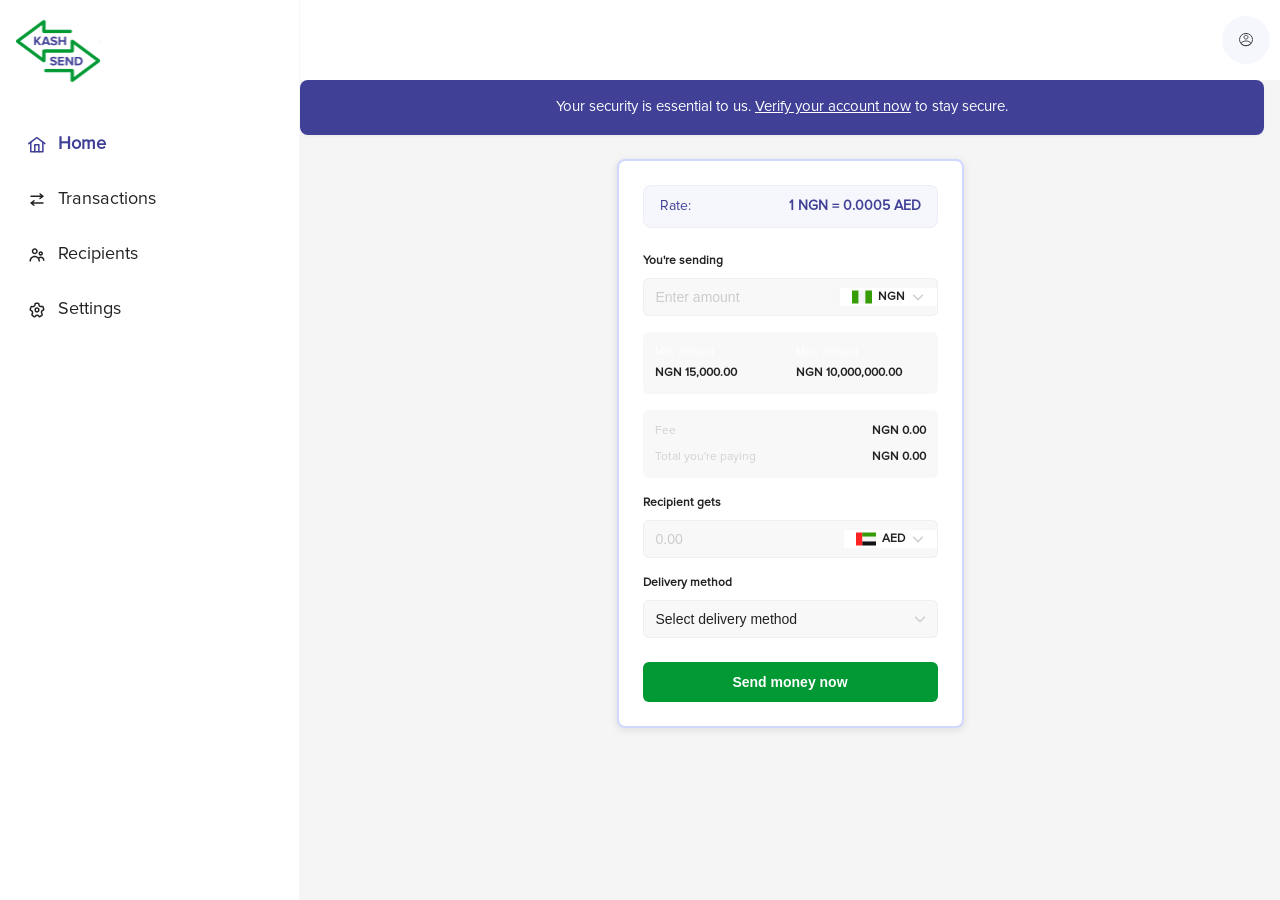
<file: home page/index.html>
<!DOCTYPE html>
<html lang="en">
<head>
    <meta charset="UTF-8">
    <meta name="viewport" content="width=device-width, initial-scale=1.0">
    <link rel="icon" type="image/svg" href="images/logo.svg">
    <link href="https://exfont.com/fsp-demo-proxima-nova-regular.font" rel="stylesheet">
    <link rel="stylesheet" href="home.css">
    <title>KashSend - Fast Money Transfer</title>
</head>
<body>
    <div class="container">
        <!-- Sidebar Navigation -->
        <aside class="sidebar">
            <div class="logo-block">
                <img src="images/logo.svg" alt="KashSend Logo">
            </div>
            <nav class="nav-menu">
                <a href="#" class="nav-item active">
                    <img src="images/home.svg" alt="Home">
                    <span>Home</span>
                </a>
                <a href="#" class="nav-item">
                    <img src="images/transaction.svg" alt="Transactions">
                    <span>Transactions</span>
                </a>
                <a href="#" class="nav-item">
                    <img src="images/recepients.svg" alt="Recipients">
                    <span>Recipients</span>
                </a>
                <a href="#" class="nav-item">
                    <img src="images/settings.svg" alt="Settings">
                    <span>Settings</span>
                </a>
            </nav>
        </aside>

        <!-- Main Content -->
        <main class="main-content">
            <!-- Security Alert -->
             <div class="user-block"><div class="user"></div></div>
            <div class="security-alert">
                Your security is essential to us. <a href="" class="verify-link">Verify your account now</a> to stay secure.
            </div>

            <!-- Main Transfer Form Section -->
             <div class="transfer-section-block">
            <section class="transfer-section">
                <!-- Profile and Rate Header -->
                <div class="form-header rate-info">
                        <span class="rate">Rate:</span> <span>1 NGN = 0.0005 AED</span>
                </div>

                <form class="transfer-form" id="transferForm">
                    <!-- Sending Amount Section -->
                    <div class="form-section">
                        <label class="section-label">You're sending</label>
                        <div class="currency-input-group">
                            <input 
                                type="number" 
                                placeholder="Enter amount" 
                                class="amount-input"
                                min="15000"
                                max="10000000"
                            >
                            <div class="currency-selector">
                                <img src="images/Nigerian flag.svg" alt="Nigeria" class="flag-icon">
                                <span class="currency-code">NGN</span>
                                <svg class="dropdown-icon" width="16" height="16" viewBox="0 0 16 16" fill="none">
                                    <path d="M3 6L8 11L13 6" stroke="currentColor" stroke-width="2" stroke-linecap="round"/>
                                </svg>
                            </div>
                        </div>
                    </div>

                    <!-- Amount Limits -->
                    <div class="amount-limits">
                        <div class="limit-row">
                            <span class="limit-label">Min. amount</span>
                            <span class="limit-value">NGN 15,000.00</span>
                        </div>
                        <div class="limit-row">
                            <span class="limit-label">Max. amount</span>
                            <span class="limit-value">NGN 10,000,000.00</span>
                        </div>
                    </div>

                    <!-- Fee Info -->
                    <div class="fee-info">
                        <div class="fee-row">
                            <span class="fee-label">Fee</span>
                            <span class="fee-amount">NGN 0.00</span>
                        </div>
                        <div class="fee-row">
                            <span class="fee-label">Total you're paying</span>
                            <span class="fee-amount">NGN 0.00</span>
                        </div>
                    </div>

                    <!-- Recipient Amount Section -->
                    <div class="form-section">
                        <label class="section-label">Recipient gets</label>
                        <div class="currency-input-group">
                            <input 
                                type="number" 
                                placeholder="0.00" 
                                class="amount-input"
                                readonly
                            >
                            <div class="currency-selector">
                                <img src="images/UAE Flag.svg" alt="UAE" class="flag-icon">
                                <span class="currency-code">AED</span>
                                <svg class="dropdown-icon" width="16" height="16" viewBox="0 0 16 16" fill="none">
                                    <path d="M3 6L8 11L13 6" stroke="currentColor" stroke-width="2" stroke-linecap="round"/>
                                </svg>
                            </div>
                        </div>
                    </div>

                    <!-- Delivery Method -->
                    <div class="form-section">
                        <label class="section-label">Delivery method</label>
                        <div class="delivery-input-group">
                            <select class="delivery-select">
                                <option value="">Select delivery method</option>
                                <option value="bank">Send to bank account</option>
                                <option value="wallet">Mobile Wallet</option>
                                <option value="cash">Cash Pickup</option>
                            </select>
                            <svg class="dropdown-icon-select" width="16" height="16" viewBox="0 0 16 16" fill="none">
                                <path d="M3 6L8 11L13 6" stroke="currentColor" stroke-width="2" stroke-linecap="round"/>
                            </svg>
                        </div>
                    </div>

                    <!-- Submit Button -->
                    <button type="submit" class="btn-send">Send money now</button>
                </form>
            </section>
            </div>
        </main>
    </div>
</body>
</html>
</file>
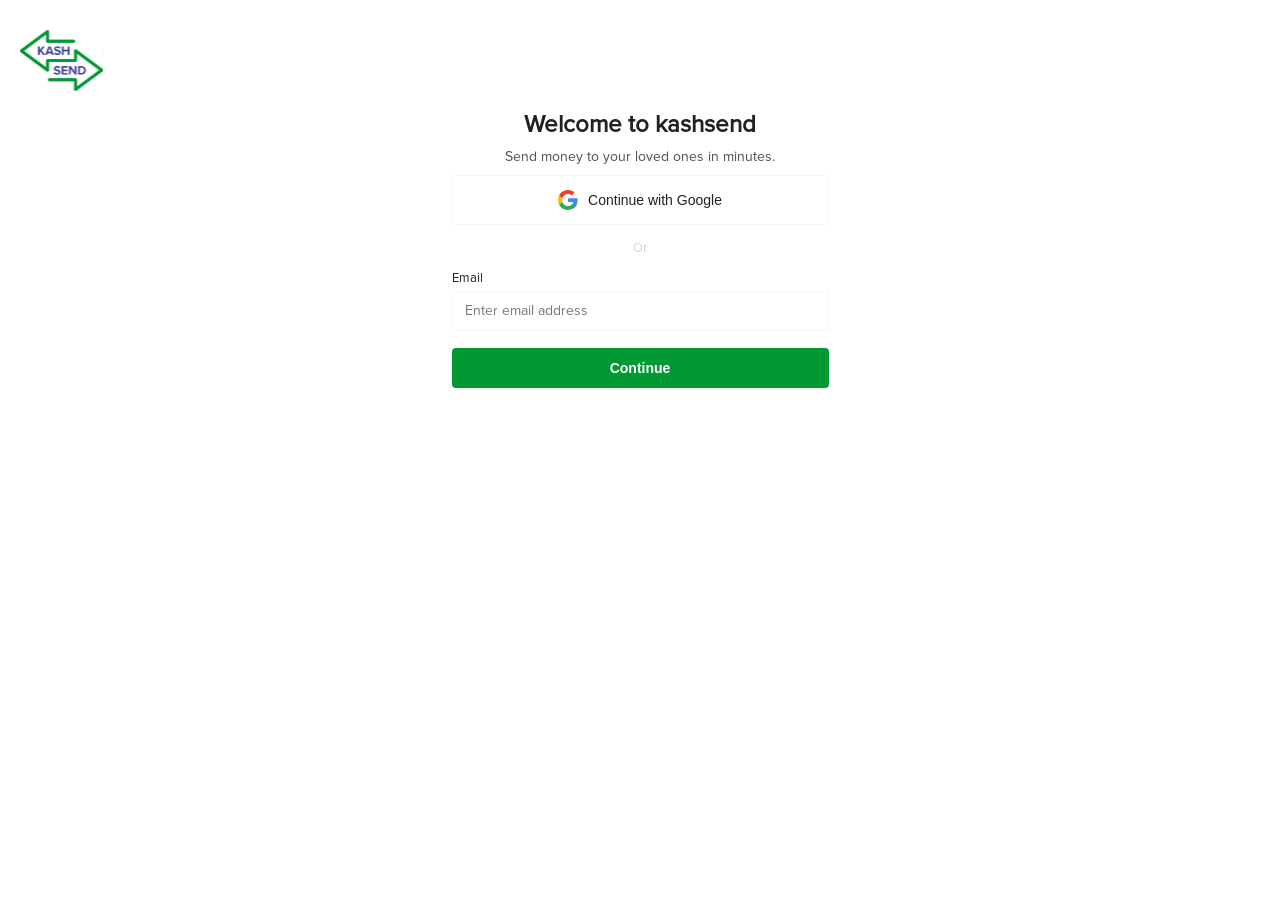
<file: sign-up sequence/index.html>
<!DOCTYPE html>
<html lang="en">
<head>
    <meta charset="UTF-8">
    <meta name="viewport" content="width=device-width, initial-scale=1.0">
    <link rel="icon" type="image/png" href="images/kashsend logo.svg">
    <link href="https://exfont.com/fsp-demo-proxima-nova-regular.font" rel="stylesheet">
    <link rel="stylesheet" href="login.css">
    <title>Login</title>
</head>
<body>
    <div class="container">
        <!-- Header -->
        <div class="header"><img src="images/kashsend logo.svg" alt="logo"></div>
        
        <!-- Welcome Page -->
        <div id="welcome-page" class="sign-up-block active-page">
            <h3>Welcome to kashsend</h3>
            <p>Send money to your loved ones in minutes.</p>
            <button type="button" class="continue-google" onclick="handleGoogleLogin()">
                <img src="images/Logo.svg" alt="google-logo">
                <span>Continue with Google</span>
            </button>
            <div class="divider">Or</div>
            <div class="form-group">
                <label for="email">Email</label>
                <input type="email" id="email" placeholder="Enter email address">
            </div>
            <button type="button" class="btn-continue" onclick="handleEmailContinue()">Continue</button>
        </div>

        <!-- Verification Page -->
        <div id="verification-page" class="sign-up-block">
            <button type="button" class="btn-back" onclick="handleBackClick()">← Go back</button>
            <h3>Verify your email</h3>
            <p>Please enter the 6 digit verification code sent to <span id="email-display"></span></p>
            
            <div class="otp-container" id="otp-container">
                <input type="text" class="otp-input" maxlength="1" data-index="0">
                <input type="text" class="otp-input" maxlength="1" data-index="1">
                <input type="text" class="otp-input" maxlength="1" data-index="2">
                <input type="text" class="otp-input" maxlength="1" data-index="3">
                <input type="text" class="otp-input" maxlength="1" data-index="4">
                <input type="text" class="otp-input" maxlength="1" data-index="5">
            </div>

            <div id="error-message" class="error-message hidden"></div>

            <button type="button" class="btn-continue" onclick="handleVerifyCode()">Continue</button>
            
            <div class="resend-container">
                <span>Didn't receive code? <button type="button" class="btn-resend" onclick="handleResend()">Resend</button></span>
                <span id="resend-timer" class="timer hidden"></span>
            </div>

            <div class="info-box">
                <p>Having trouble verifying the code? Kindly check your device for spam or blocked messages. For further issues, please contact us at <a href="mailto:help@kashsend.com">help@kashsend.com</a></p>
            </div>
        </div>
    </div>

    <script src="login.js"></script>
</body>
</html>
</file>
<file: home page/home.css>
* {
    margin: 0;
    padding: 0;
    box-sizing: border-box;
}

:root {
    --primary-color: #3F4096;
    --success-color: #009933;
    --bg-primary: #FFFFFF;
    --bg-secondary: #F8F8F8;
    --text-primary: #222222;
    --text-secondary: #D2D2D2;
    --text-tertiary: #FFFFFF;
    --user-bg: rgba(196, 197, 230, 0.15);
    --border-color: #3F40960D;
    --shadow-sm: 0 1px 3px #3F40960F;
    --shadow-md: 0 2px 8px rgba(0, 0, 0, 0.1);
}

@font-face {
  font-family: 'Proxima Nova';
  src: url('./fonts/Proxima Nova Reg.otf') format('opentype');
  
}

body {
    font-family: 'Proxima Nova';
    background-color: #FAFAFA;
    color: var(--text-primary);
    line-height: 1.5;
}

/* Layout */
.container {
    display: flex;
    height: 100vh;
    background-color: #F5F5F5;
}

/* Sidebar */
.sidebar {
    width: 300px;
    background-color: var(--bg-primary);
    border-right: 1px solid var(--border-color);
    padding: 20px 16px;
    display: flex;
    flex-direction: column;
    box-shadow: var(--shadow-sm);
}

.logo-block {
    margin-bottom: 32px;
}

.logo-block img {
    max-width: 140px;
    height: auto;
}

.nav-menu {
    display: flex;
    flex-direction: column;
    gap: 8px;
}

.nav-item {
    display: flex;
    align-items: center;
    gap: 12px;
    padding: 10px 12px;
    border-radius: 6px;
    color: var(--text-primaryss);
    text-decoration: none;
    transition: all 0.2s ease;
    cursor: pointer;
    font-size: 18px;
}

.nav-item:hover {
    background-color: #F0F0F0;
    color: var(--text-primary);
}

.nav-item.active {
    background-color: transparent;
    color: var(--primary-color);
    font-weight: 600;
}

.nav-item img {
    width: 18px;
    height: 18px;
}

/* Main Content Area */
.main-content {
    flex: 1;
    overflow-y: auto;
    background-color: #F5F5F5;
    display: flex;
    flex-direction: column;
}

/* User */
.user-block{
    display: grid;
    place-items: center end;
    padding: 10px;
    background-color: var(--bg-primary);
    height: 80px;
}

.user{
    background: url(images/user.svg) no-repeat center;
    width: 16px;
    height: 16px;
    border-radius: 50%;
    padding: 1.5rem;
    background-color: var(--user-bg);
    opacity: 90%;
}

/* Security Alert */
.security-alert {
    background-color: var(--primary-color);
    border-radius: 8px;
    color: var(--text-tertiary);
    padding: 1rem 2rem;
    margin-right: 16px;
    text-align: center;
    font-size: 15px;
    font-weight: 500;
    box-shadow: var(--shadow-sm);
}

.verify-link{
    color: var(--text-tertiary);
}

/* Transfer Section */
.transfer-section-block{
    display: flex;
    justify-content: center;
    width: 100%;
}

.transfer-section {
    margin: 24px 32px;
    padding: 24px;
    background-color: var(--bg-primary);
    border-radius: 8px;
    box-shadow: var(--shadow-md);
    max-width: 500px;
    border: 2px solid #D0D8FF;
    flex-shrink: 1;
}

.form-header {
    display: flex;
    align-items: center;
    justify-content: end;
    margin-bottom: 24px;
    padding: 10px 16px;
    background-color: var(--user-bg);
    border: 1px solid var(--border-color);
    border-radius: 8px;
}

.rate-info {
    display: flex;
    justify-content: space-between;
    font-size: 14px;
    color: var(--primary-color);
    font-weight: 700;
}

.rate{
    font-weight: 400;
}

/* Form Styling */
.transfer-form {
    display: flex;
    flex-direction: column;
    gap: 16px;
}

.form-section {
    display: flex;
    flex-direction: column;
    gap: 8px;
}

.section-label {
    font-size: 12px;
    font-weight: 600;
    color: var(--text-primary);
}

.currency-input-group {
    position: relative;
    display: flex;
    align-items: center;
    border: 1px solid var(--border-color);
    border-radius: 6px;
    background-color: var(--bg-secondary);
    overflow: hidden;
}

.amount-input {
    flex: 1;
    padding: 10px 12px;
    border: none;
    background: transparent;
    font-size: 14px;
    color: var(--text-primary);
}

.amount-input:focus {
    outline: none;
}

.amount-input::placeholder {
    color: #CCCCCC;
}

.currency-selector {
    display: flex;
    align-items: center;
    gap: 6px;
    padding: 0 12px;
    border-left: 1px solid var(--border-color);
    background-color: white;
    cursor: pointer;
    user-select: none;
}

.flag-icon {
    width: 20px;
    height: 14px;
    object-fit: cover;
}

.currency-code {
    font-size: 12px;
    font-weight: 600;
    color: var(--text-primary);
}

.dropdown-icon {
    width: 14px;
    height: 14px;
    color: var(--text-secondary);
    display: flex;
    align-items: center;
}

/* Amount Limits */
.amount-limits {
    display: grid;
    grid-template-columns: 1fr 1fr;
    gap: 12px;
    padding: 12px;
    background-color: var(--bg-secondary);
    border-radius: 6px;
}

.limit-row {
    display: flex;
    flex-direction: column;
    gap: 4px;
}

.limit-label {
    font-size: 11px;
    color: var(--text-tertiary);
    font-weight: 500;
}

.limit-value {
    font-size: 12px;
    font-weight: 700;
    color: var(--text-primary);
}

/* Fee Info */
.fee-info {
    padding: 12px;
    background-color: var(--bg-secondary);
    border-radius: 6px;
    display: flex;
    flex-direction: column;
    gap: 8px;
}

.fee-row {
    display: flex;
    justify-content: space-between;
    font-size: 12px;
}

.fee-label {
    color: var(--text-secondary);
    font-weight: 500;
}

.fee-amount {
    font-weight: 600;
    color: var(--text-primary);
}

/* Delivery Method */
.delivery-input-group {
    position: relative;
    border: 1px solid var(--border-color);
    border-radius: 6px;
    background-color: var(--bg-secondary);
    overflow: hidden;
}

.delivery-select {
    width: 100%;
    padding: 10px 12px;
    padding-right: 28px;
    border: none;
    background: transparent;
    font-size: 14px;
    color: var(--text-primary);
    cursor: pointer;
    appearance: none;
}

.delivery-select:focus {
    outline: none;
}

.delivery-select option {
    color: var(--text-primary);
    background-color: white;
}

.dropdown-icon-select {
    position: absolute;
    right: 10px;
    top: 50%;
    transform: translateY(-50%);
    width: 14px;
    height: 14px;
    color: var(--text-secondary);
    pointer-events: none;
}

/* Send Button */
.btn-send {
    padding: 12px 20px;
    background-color: var(--success-color);
    color: white;
    border: none;
    border-radius: 6px;
    font-size: 14px;
    font-weight: 600;
    cursor: pointer;
    transition: all 0.2s ease;
    margin-top: 8px;
}

.btn-send:hover {
    background-color: #48B77D;
}

.btn-send:active {
    transform: scale(0.98);
}

/* Scrollbar Styling */
::-webkit-scrollbar {
    width: 8px;
}

::-webkit-scrollbar-track {
    background: transparent;
}

::-webkit-scrollbar-thumb {
    background: #D0D0D0;
    border-radius: 4px;
}

::-webkit-scrollbar-thumb:hover {
    background: #A0A0A0;
}

/* Responsive Design */
@media (max-width: 768px) {
    .container {
        flex-direction: column;
    }

    .sidebar {
        width: 100%;
        border-right: none;
        border-bottom: 1px solid var(--border-color);
        padding: 12px;
        flex-direction: row;
        align-items: center;
        gap: 16px;
    }

    .logo-block {
        margin-bottom: 0;
        flex-shrink: 0;
    }

    .logo-block img {
        max-width: 100px;
    }

    .nav-menu {
        flex-direction: row;
        gap: 4px;
        flex: 1;
        overflow-x: auto;
    }

    .nav-item {
        padding: 8px 10px;
        font-size: 11px;
    }

    .nav-item span {
        display: none;
    }

    .security-alert {
        padding: 10px 16px;
        font-size: 12px;
    }

    .transfer-section {
        margin: 16px;
        padding: 16px;
        max-width: 100%;
    }

    .amount-limits {
        grid-template-columns: 1fr;
    }
}

@media (max-width: 480px) {
    .sidebar {
        padding: 8px;
    }

    .logo-block img {
        max-width: 80px;
    }

    .nav-item {
        padding: 6px 8px;
        font-size: 10px;
    }

    .transfer-section {
        margin: 12px;
        padding: 12px;
    }

    .form-header {
        margin-bottom: 16px;
    }

    .profile-avatar {
        width: 40px;
        height: 40px;
        font-size: 16px;
    }

    .rate-info {
        font-size: 12px;
    }

    .amount-input,
    .delivery-select {
        font-size: 16px;
    }

    .btn-send {
        padding: 10px 16px;
        font-size: 13px;
    }
}
</file>
<file: sign-up sequence/login.css>
:root {
    --primary-color: #3F4096;
    --success-color: #009933;
    --error-color: #FF4444;
    --bg-primary: #FFFFFF;
    --bg-secondary: #F8F8F8;
    --text-primary: #222222;
    --text-secondary: #D2D2D2;
    --text-tertiary: #FFFFFF;
    --user-bg: rgba(196, 197, 230, 0.15);
    --border-color: #3F40960D;
    --shadow-sm: 0 1px 3px #3F40960F;
    --shadow-md: 0 2px 8px rgba(0, 0, 0, 0.1);
    --info-bg: #F0F0F5;
}

@font-face {
  font-family: 'Proxima Nova';
  src: url('./fonts/Proxima Nova Reg.otf') format('opentype');
}

* {
    margin: 0;
    padding: 0;
    box-sizing: border-box;
}

body {
    font-family: 'Proxima Nova', sans-serif;
    background-color: var(--bg-primary);
    color: var(--text-primary);
    padding: 20px;
}

.container {
    display: flex;
    flex-direction: column;
    align-items: center;
    justify-content: center;
    min-height: auto;
}

.header {
    display: flex;
    align-self: flex-start;
    padding-top: 10px;
    padding-bottom: 10px;
}

.header img {
    width: 84px;
}

.sign-up-block {
    display: none;
    grid-template-columns: 1fr;
    grid-gap: 9px;
    max-width: 377px;
    width: 70%;
    opacity: 0;
    pointer-events: none;
    transition: opacity 0.3s ease, pointer-events 0.3s ease;
}

.sign-up-block.active-page {
    display: grid;
    opacity: 1;
    pointer-events: auto;
}

h3 {
    font-weight: 700;
    font-size: 24px;
    line-height: 120%;
    letter-spacing: 0;
    text-align: center;
    margin-top: 10px;
}

p {
    font-weight: 400;
    font-size: 14px;
    line-height: 120%;
    letter-spacing: 0;
    text-align: center;
    color: var(--text-primary);
    opacity: 0.8;
}

.btn-back {
    background: none;
    border: none;
    color: var(--primary-color);
    cursor: pointer;
    font-size: 14px;
    font-weight: 500;
    align-self: flex-start;
    margin-bottom: 10px;
    transition: opacity 0.2s;
}

.btn-back:hover {
    opacity: 0.7;
}

.continue-google {
    display: flex;
    align-items: center;
    justify-content: center;
    gap: 10px;
    padding: 14px;
    border: 1px solid var(--border-color);
    border-radius: 4px;
    background-color: var(--bg-primary);
    cursor: pointer;
    font-weight: 500;
    font-size: 14px;
    color: var(--text-primary);
    transition: all 0.2s;
}

.continue-google:hover {
    background-color: var(--bg-secondary);
}

.continue-google img {
    width: 20px;
    height: 20px;
}

.divider {
    text-align: center;
    font-size: 13px;
    color: var(--text-secondary);
    margin: 8px 0;
}

.form-group {
    display: flex;
    flex-direction: column;
    gap: 6px;
}

label {
    font-weight: 500;
    font-size: 13px;
    color: var(--text-primary);
}

input[type="email"],
.otp-input {
    padding: 12px;
    border: 1px solid var(--border-color);
    border-radius: 4px;
    font-size: 14px;
    font-family: 'Proxima Nova', sans-serif;
    transition: all 0.2s;
}

input[type="email"]:focus,
.otp-input:focus {
    outline: none;
    border-color: var(--primary-color);
    box-shadow: 0 0 0 3px rgba(63, 64, 150, 0.1);
}

.btn-continue {
    padding: 12px;
    background-color: var(--success-color);
    color: white;
    border: none;
    border-radius: 4px;
    font-weight: 600;
    font-size: 14px;
    cursor: pointer;
    transition: all 0.2s;
    margin-top: 8px;
}

.btn-continue:hover {
    background-color: #007722;
    transform: translateY(-1px);
    box-shadow: var(--shadow-md);
}

.btn-continue:active {
    transform: translateY(0);
}

/* OTP Input Styles */
.otp-container {
    display: flex;
    justify-content: center;
    gap: 8px;
    margin: 20px 0;
}

.otp-input {
    width: 50px;
    height: 50px;
    text-align: center;
    font-size: 20px;
    font-weight: 600;
    border: 2px solid var(--border-color);
    border-radius: 4px;
    transition: all 0.2s;
}

.otp-input:focus {
    border-color: var(--primary-color);
}

.otp-input.filled {
    border-color: var(--success-color);
    background-color: rgba(0, 153, 51, 0.05);
}

.otp-input.error {
    border-color: var(--error-color);
    background-color: rgba(255, 68, 68, 0.05);
    animation: shake 0.5s;
}

@keyframes shake {
    0%, 100% { transform: translateX(0); }
    25% { transform: translateX(-5px); }
    75% { transform: translateX(5px); }
}

/* Error Message */
.error-message {
    padding: 10px;
    background-color: rgba(255, 68, 68, 0.1);
    border: 1px solid var(--error-color);
    border-radius: 4px;
    color: var(--error-color);
    font-size: 13px;
    text-align: center;
    transition: all 0.3s;
}

.error-message.hidden {
    display: none;
}

/* Resend Section */
.resend-container {
    text-align: center;
    font-size: 13px;
    margin-top: 12px;
    color: var(--text-primary);
}

.btn-resend {
    background: none;
    border: none;
    color: var(--primary-color);
    cursor: pointer;
    font-weight: 600;
    text-decoration: underline;
    transition: opacity 0.2s;
}

.btn-resend:hover {
    opacity: 0.7;
}

.btn-resend:disabled {
    opacity: 0.5;
    cursor: not-allowed;
}

.timer {
    display: inline-block;
    margin-left: 4px;
    font-weight: 600;
    color: var(--primary-color);
}

.timer.hidden {
    display: none;
}

/* Info Box */
.info-box {
    padding: 12px;
    background-color: var(--info-bg);
    border-radius: 4px;
    font-size: 12px;
    line-height: 1.5;
    color: var(--text-primary);
    margin-top: 12px;
}

.info-box a {
    color: var(--primary-color);
    text-decoration: none;
    font-weight: 600;
}

.info-box a:hover {
    text-decoration: underline;
}

@media (max-width: 500px) {
    .sign-up-block {
        max-width: 100%;
        grid-gap: 10px;
    }

    h3 {
        font-size: 20px;
    }

    p {
        font-size: 13px;
    }

    .otp-input {
        width: 45px;
        height: 45px;
        font-size: 18px;
    }

    .otp-container {
        gap: 6px;
    }
}
</file>
